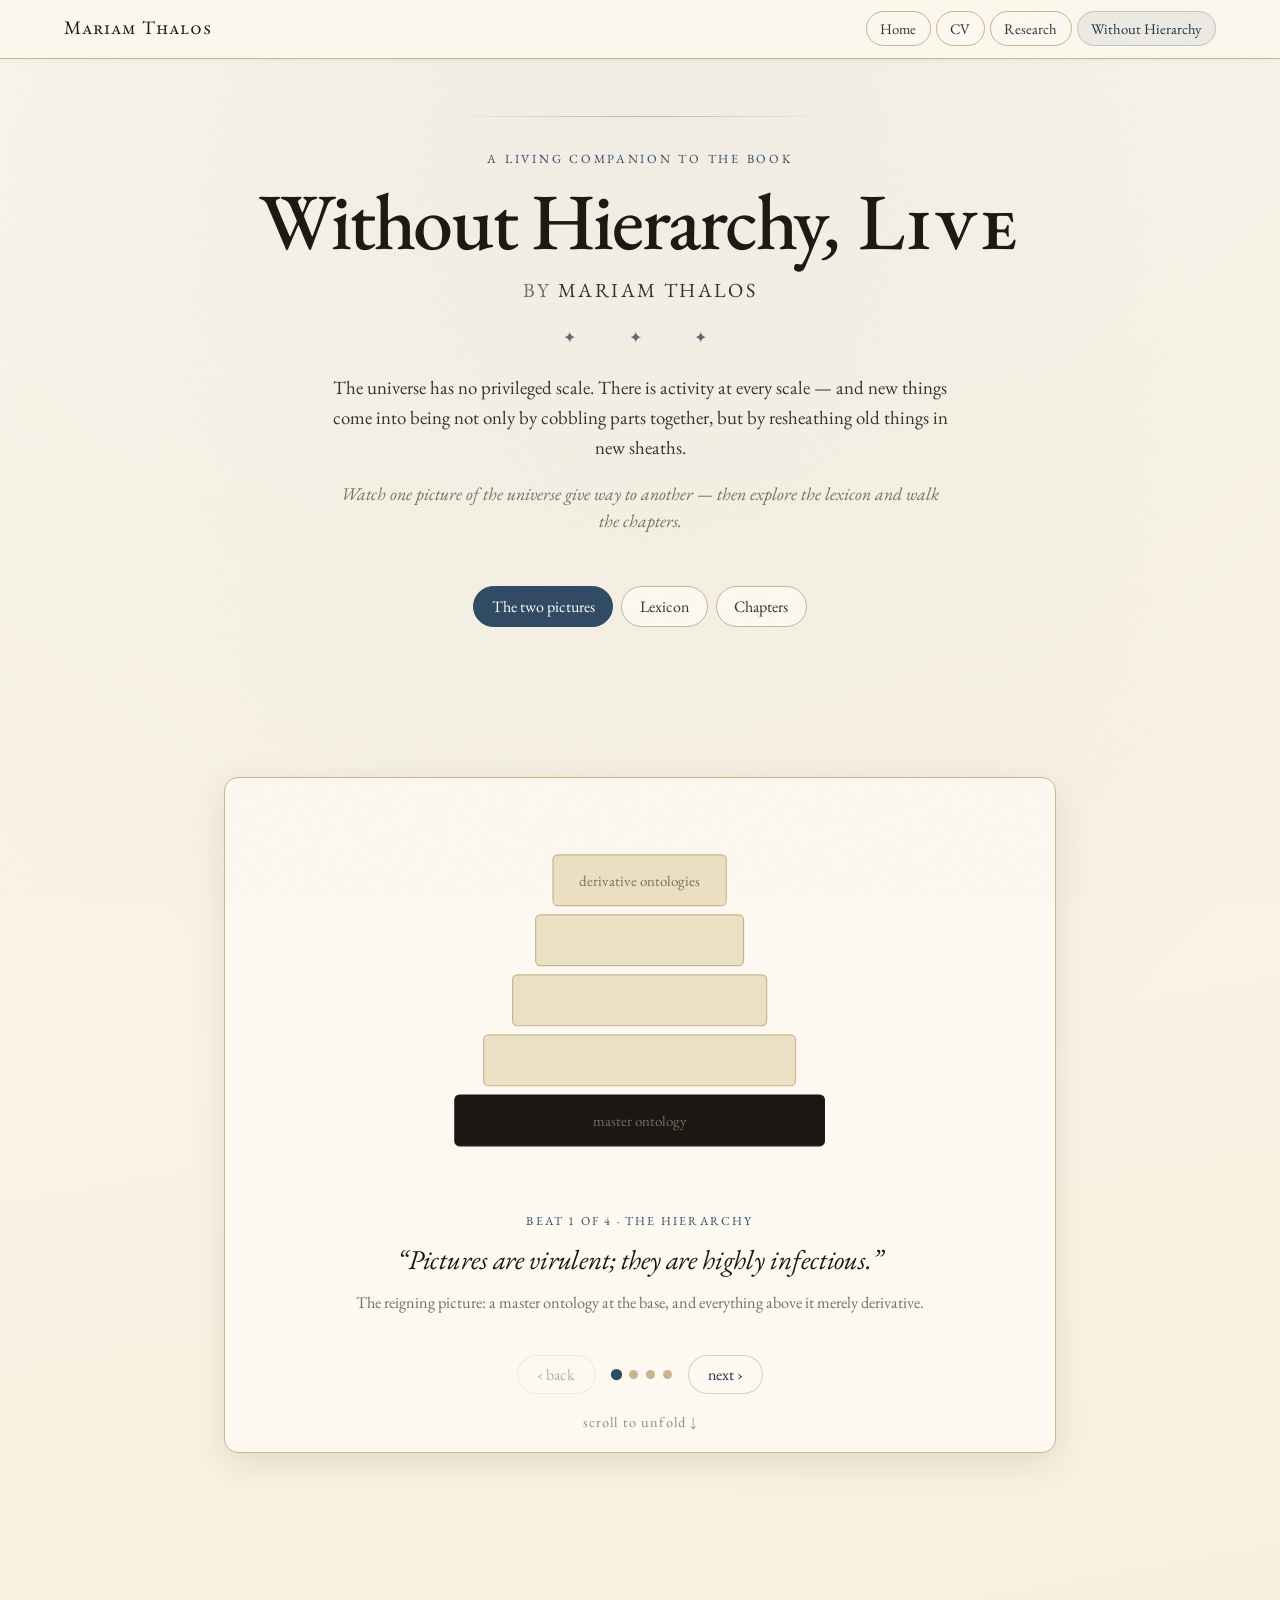
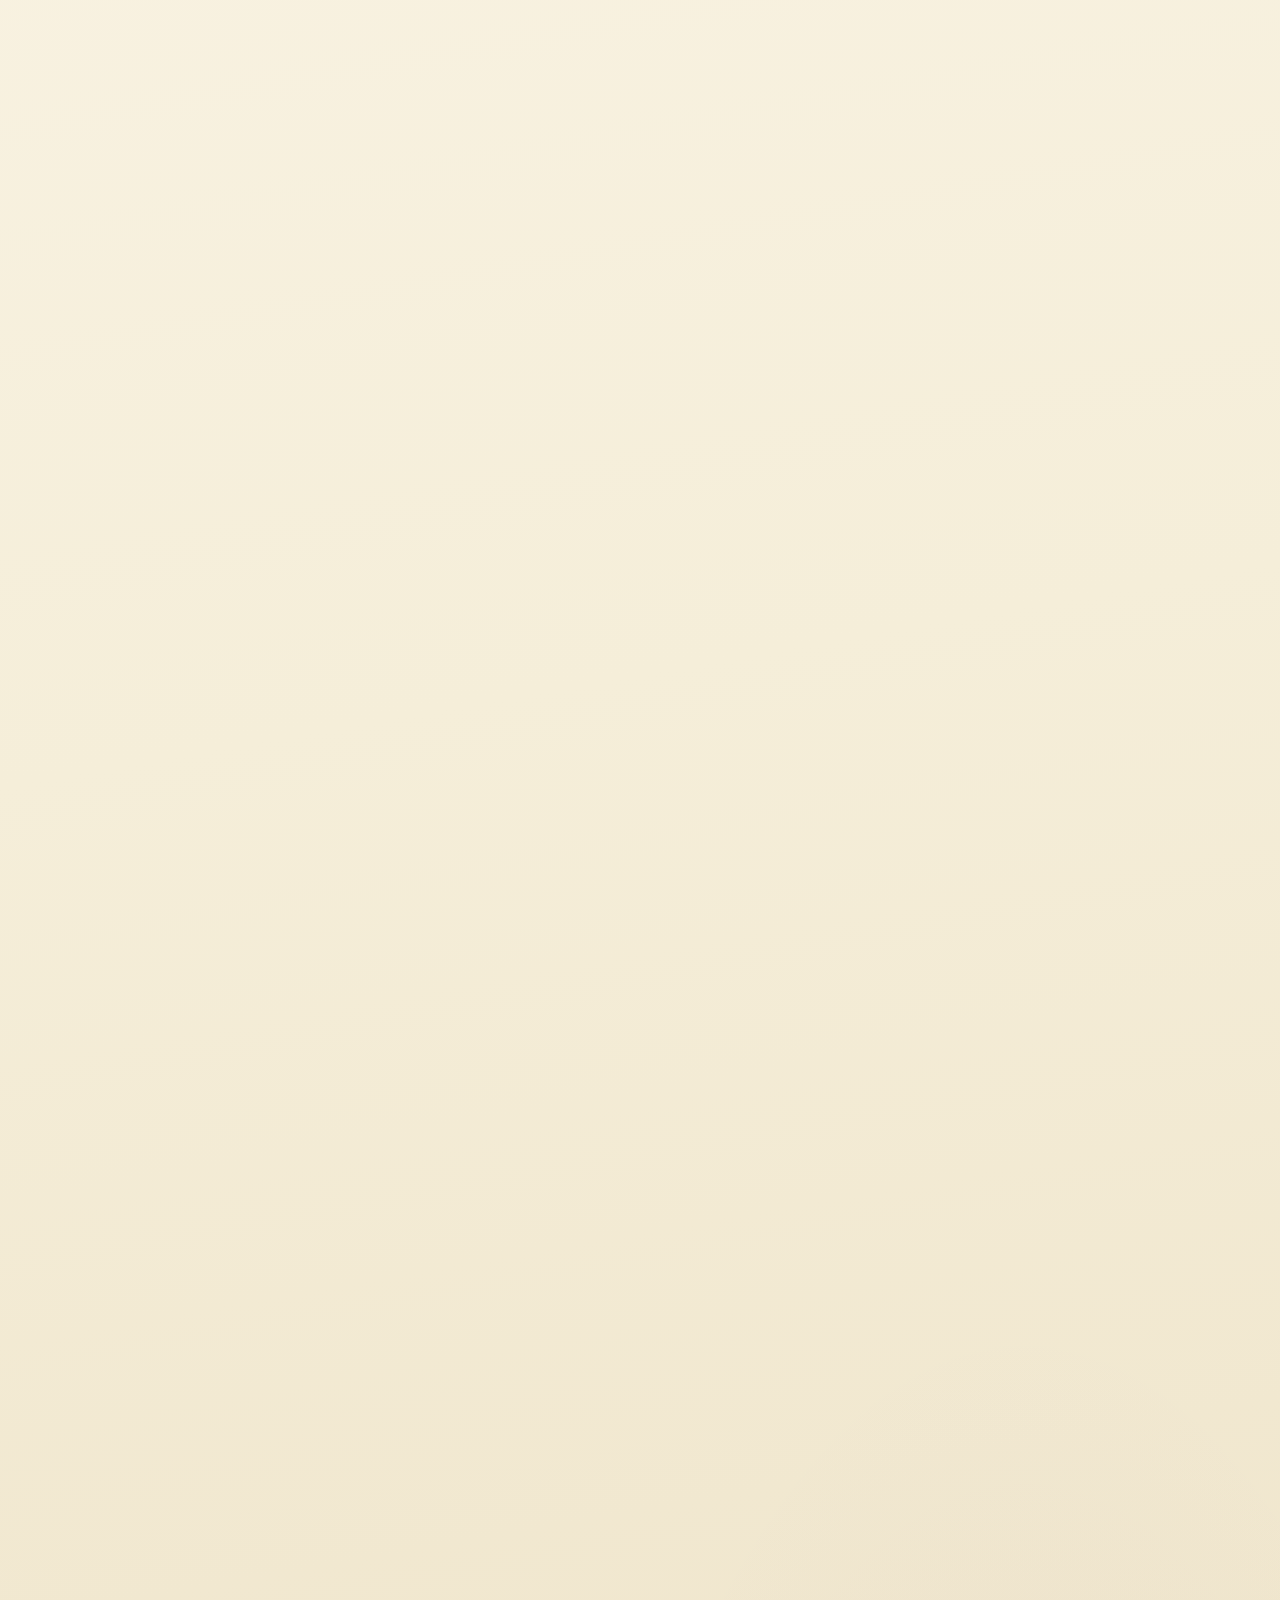
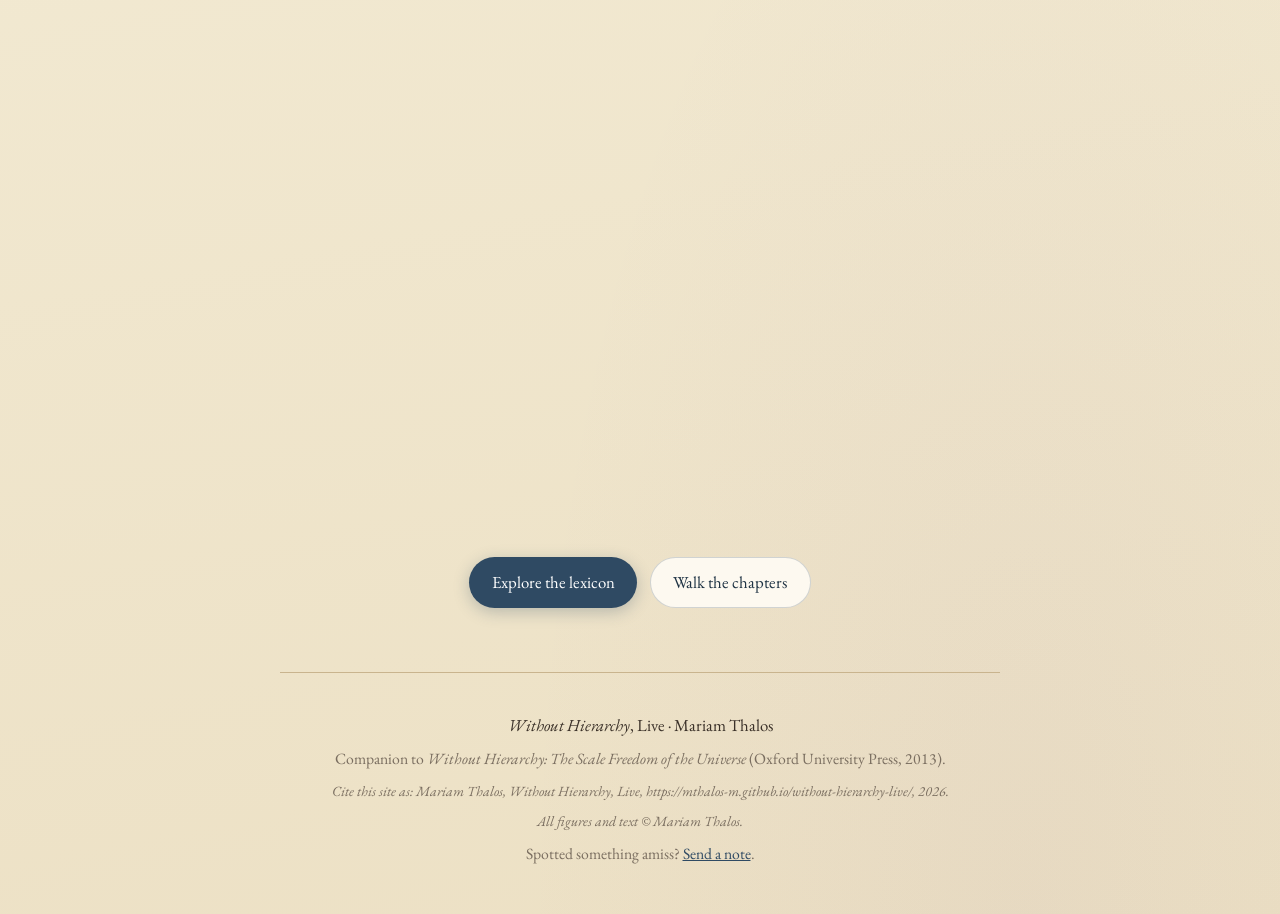
<file: index.html>
<!DOCTYPE html>
<html lang="en">
<head>
    <meta charset="UTF-8">
    <meta name="viewport" content="width=device-width, initial-scale=1.0">
    <title>Without Hierarchy, Live — companion to the book by Mariam Thalos</title>
    <meta name="description" content="A living companion to Without Hierarchy: The Scale Freedom of the Universe by Mariam Thalos. Watch the reductionist hierarchy dissolve into scale freedom, explore the book's lexicon, and walk its chapters.">

    <!-- ===== Social / Open Graph cards ===== -->
    <meta property="og:type" content="website">
    <meta property="og:site_name" content="Without Hierarchy, Live">
    <meta property="og:title" content="Without Hierarchy, Live">
    <meta property="og:url" content="https://mthalos-m.github.io/without-hierarchy-live/">
    <meta property="og:description" content="A living companion to Without Hierarchy: The Scale Freedom of the Universe by Mariam Thalos — watch one picture of the universe give way to another.">
    <meta name="twitter:card" content="summary_large_image">
    <meta name="twitter:title" content="Without Hierarchy, Live">
    <meta name="twitter:description" content="A living companion to Without Hierarchy by Mariam Thalos — watch one picture of the universe give way to another.">

    <link rel="preconnect" href="https://fonts.googleapis.com">
    <link rel="preconnect" href="https://fonts.gstatic.com" crossorigin>
    <link href="https://fonts.googleapis.com/css2?family=EB+Garamond:ital,wght@0,400;0,500;0,600;1,400;1,500&display=swap" rel="stylesheet">
    <link rel="stylesheet" href="style.css">
</head>

<body>

<!-- paper grain texture -->
<svg aria-hidden="true" focusable="false" style="position:fixed;inset:0;width:100%;height:100%;z-index:9998;pointer-events:none;opacity:0.035">
    <filter id="grain">
        <feTurbulence type="fractalNoise" baseFrequency="0.68" numOctaves="4" stitchTiles="stitch"/>
        <feColorMatrix type="saturate" values="0"/>
    </filter>
    <rect width="100%" height="100%" filter="url(#grain)"/>
</svg>

<a class="skip-link" href="#two-pictures">Skip to the animation</a>

<!-- ===== SITE MASTHEAD (presents as a page of mariamthalos.com) ===== -->
<div class="site-masthead">
    <div class="masthead-inner">
        <a class="masthead-brand" href="https://sites.google.com/site/mariamthalos/home">Mariam Thalos</a>
        <nav class="masthead-nav" aria-label="Main site">
            <a href="https://sites.google.com/site/mariamthalos/home">Home</a>
            <a href="https://sites.google.com/site/mariamthalos/mariams-cv">CV</a>
            <a href="https://sites.google.com/site/mariamthalos/published-papers">Research</a>
            <a class="active" href="index.html" aria-current="page">Without Hierarchy</a>
        </nav>
    </div>
</div>

<!-- ===== HEADER ===== -->
<header class="site-header">
    <p class="header-eyebrow">A living companion to the book</p>

    <h1 class="site-title"><em>Without Hierarchy</em>, <span class="live">Live</span></h1>

    <p class="site-author">by <span>Mariam Thalos</span></p>

    <p class="header-ornament">✦ &ensp; ✦ &ensp; ✦</p>

    <p class="header-credo">
        The universe has no privileged scale. There is activity at every scale — and new things
        come into being not only by cobbling parts together, but by resheathing old things in new sheaths.
    </p>

    <p class="site-tagline">
        Watch one picture of the universe give way to another — then explore the lexicon and walk the chapters.
    </p>
</header>

<!-- ===== SECTION NAV ===== -->
<nav class="section-nav" aria-label="Sections">
    <a class="active" href="index.html" aria-current="page">The two pictures</a>
    <a href="lexicon.html">Lexicon</a>
    <a href="chapters.html">Chapters</a>
</nav>

<!-- ===== TWO PICTURES — the hero essay ===== -->
<main id="two-pictures" class="two-pictures" data-step="0" aria-label="The two pictures of the universe">
    <div class="tp-track" id="tp-track">
      <div class="tp-sticky">
        <div class="tp-stage">
        <svg class="tp-figure" viewBox="0 0 680 340" role="img" aria-labelledby="tp-title tp-desc">
            <title id="tp-title">From hierarchy to scale freedom</title>
            <desc id="tp-desc">A stack of nested levels with a master ontology at its base transforms into a scatter of overlapping ovals, each pulsing with activity, and finally one oval is gathered into a sheath.</desc>

            <ellipse class="u-sheath" cx="318" cy="158" rx="162" ry="98"></ellipse>

            <g class="tp-unit" data-id="0">
                <rect class="u-rect u-rect-mid" x="-75" y="-22" width="150" height="44" rx="4"></rect>
                <text class="u-label u-label-deriv tp-figtext" x="0" y="5" text-anchor="middle" font-size="13">derivative ontologies</text>
                <ellipse class="u-oval" cx="0" cy="0" rx="64" ry="42" opacity="0"></ellipse>
                <circle class="u-pulse" cx="0" cy="0" r="6"></circle>
            </g>
            <g class="tp-unit" data-id="1">
                <rect class="u-rect u-rect-mid" x="-90" y="-22" width="180" height="44" rx="4"></rect>
                <ellipse class="u-oval" cx="0" cy="0" rx="64" ry="42" opacity="0"></ellipse>
                <circle class="u-pulse" cx="0" cy="0" r="6"></circle>
            </g>
            <g class="tp-unit" data-id="2">
                <rect class="u-rect u-rect-mid" x="-110" y="-22" width="220" height="44" rx="4"></rect>
                <ellipse class="u-oval" cx="0" cy="0" rx="64" ry="42" opacity="0"></ellipse>
                <circle class="u-pulse" cx="0" cy="0" r="6"></circle>
            </g>
            <g class="tp-unit" data-id="3">
                <rect class="u-rect u-rect-mid" x="-135" y="-22" width="270" height="44" rx="4"></rect>
                <ellipse class="u-oval" cx="0" cy="0" rx="64" ry="42" opacity="0"></ellipse>
                <circle class="u-pulse" cx="0" cy="0" r="6"></circle>
            </g>
            <g class="tp-unit" data-id="4">
                <rect class="u-rect u-rect-master" x="-160" y="-22" width="320" height="44" rx="4"></rect>
                <text class="u-label u-label-master tp-figtext" x="0" y="5" text-anchor="middle" font-size="13">master ontology</text>
                <ellipse class="u-oval" cx="0" cy="0" rx="64" ry="42" opacity="0"></ellipse>
                <circle class="u-pulse" cx="0" cy="0" r="6"></circle>
            </g>
        </svg>

        <div class="tp-caption">
            <p class="tp-beat" id="tp-beat">beat 1 of 4 · the hierarchy</p>
            <p class="tp-quote" id="tp-quote"></p>
            <p class="tp-gloss" id="tp-gloss"></p>
        </div>

        <div class="tp-controls">
            <button class="tp-btn" id="tp-prev" aria-label="Previous beat">‹ back</button>
            <div class="tp-dots" id="tp-dots" role="tablist" aria-label="Beats"></div>
            <button class="tp-btn" id="tp-next" aria-label="Next beat">next ›</button>
        </div>

        <p class="tp-scrollhint" id="tp-scrollhint" aria-hidden="true">scroll to unfold ↓</p>
        </div>
      </div>
    </div>

    <div class="tp-handoff">
        <a href="lexicon.html">Explore the lexicon</a>
        <a class="secondary" href="chapters.html">Walk the chapters</a>
    </div>
</main>

<!-- ===== FOOTER ===== -->
<footer class="site-footer">
    <p><em>Without Hierarchy</em>, Live · Mariam Thalos</p>
    <p>Companion to <em>Without Hierarchy: The Scale Freedom of the Universe</em> (Oxford University Press, 2013).</p>
    <p class="footer-citation">Cite this site as: Mariam Thalos, <em>Without Hierarchy</em>, Live, https://mthalos-m.github.io/without-hierarchy-live/, 2026.</p>
    <p class="footer-citation">All figures and text © Mariam Thalos.</p>
    <p>Spotted something amiss? <a href="mailto:m.thalos@gmail.com?subject=Without%20Hierarchy%20Live">Send a note</a>.</p>
</footer>

<script src="hero.js"></script>
</body>
</html>
</file>
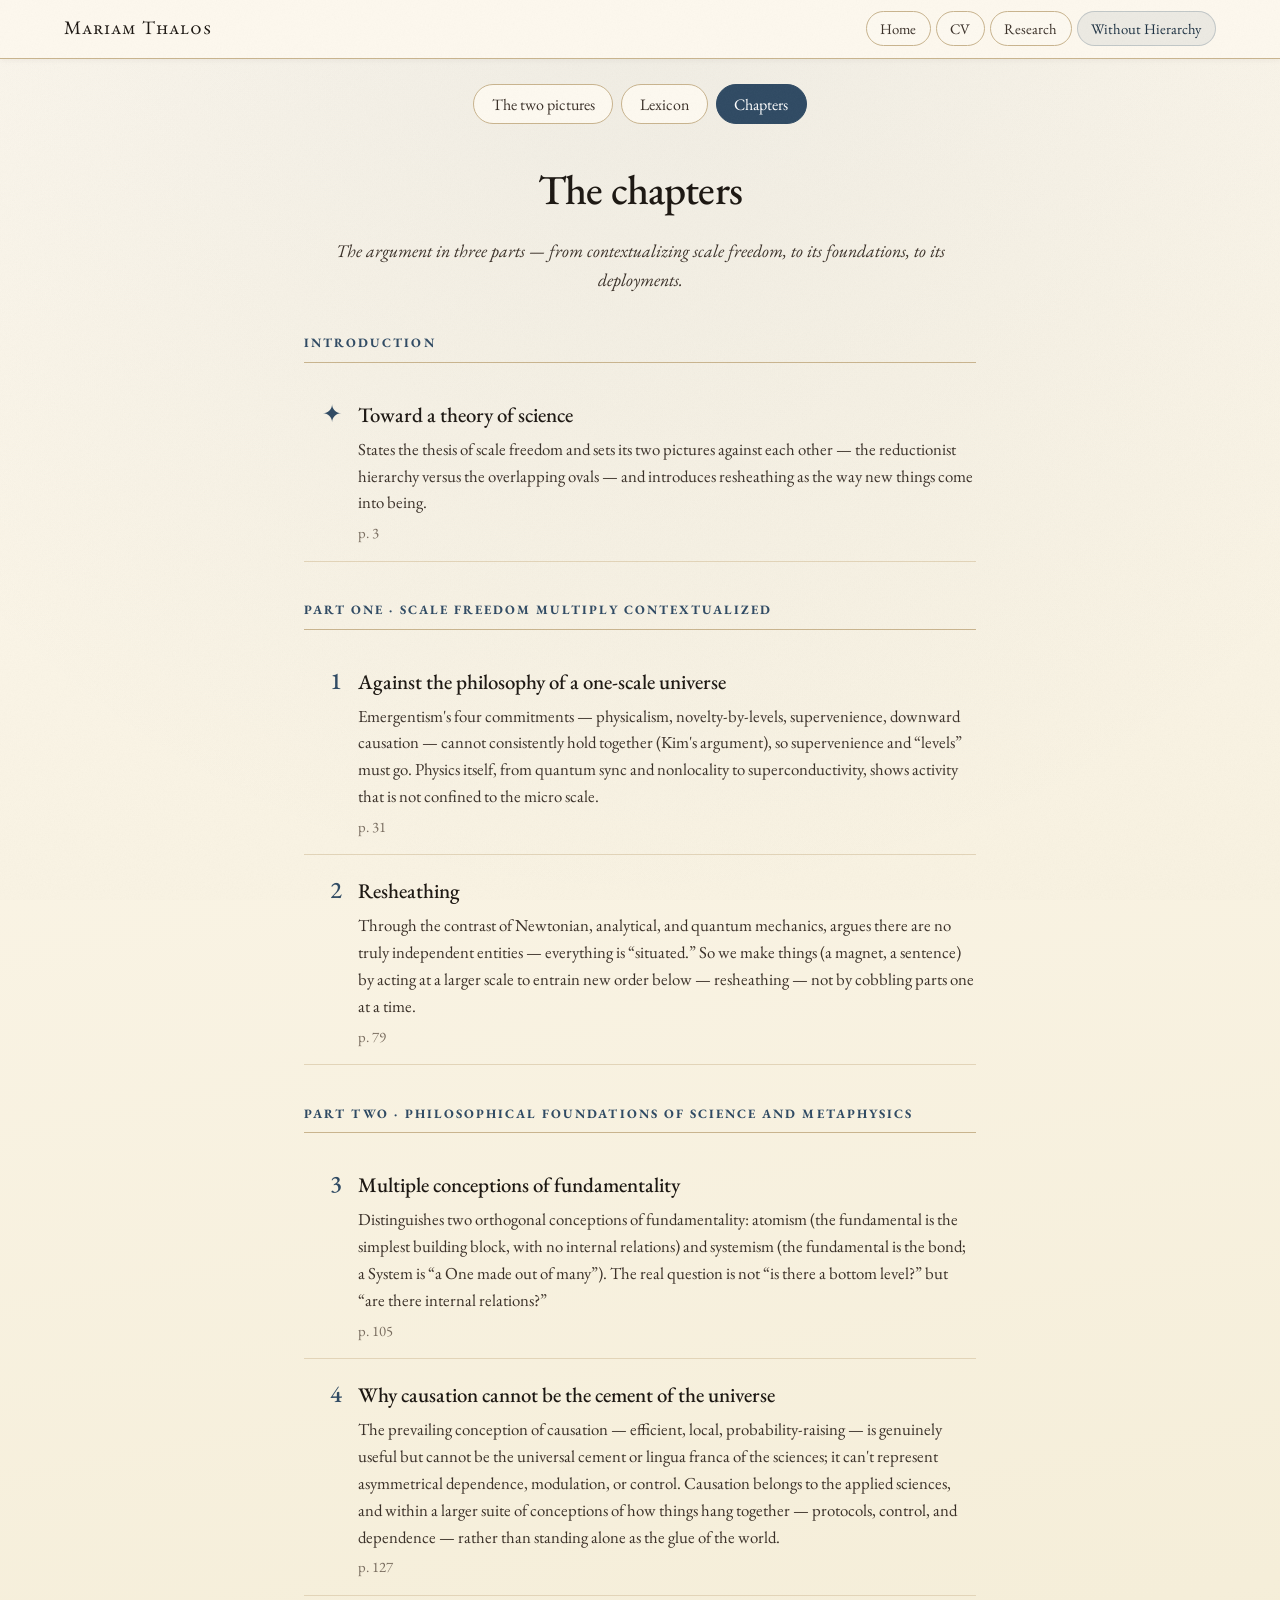
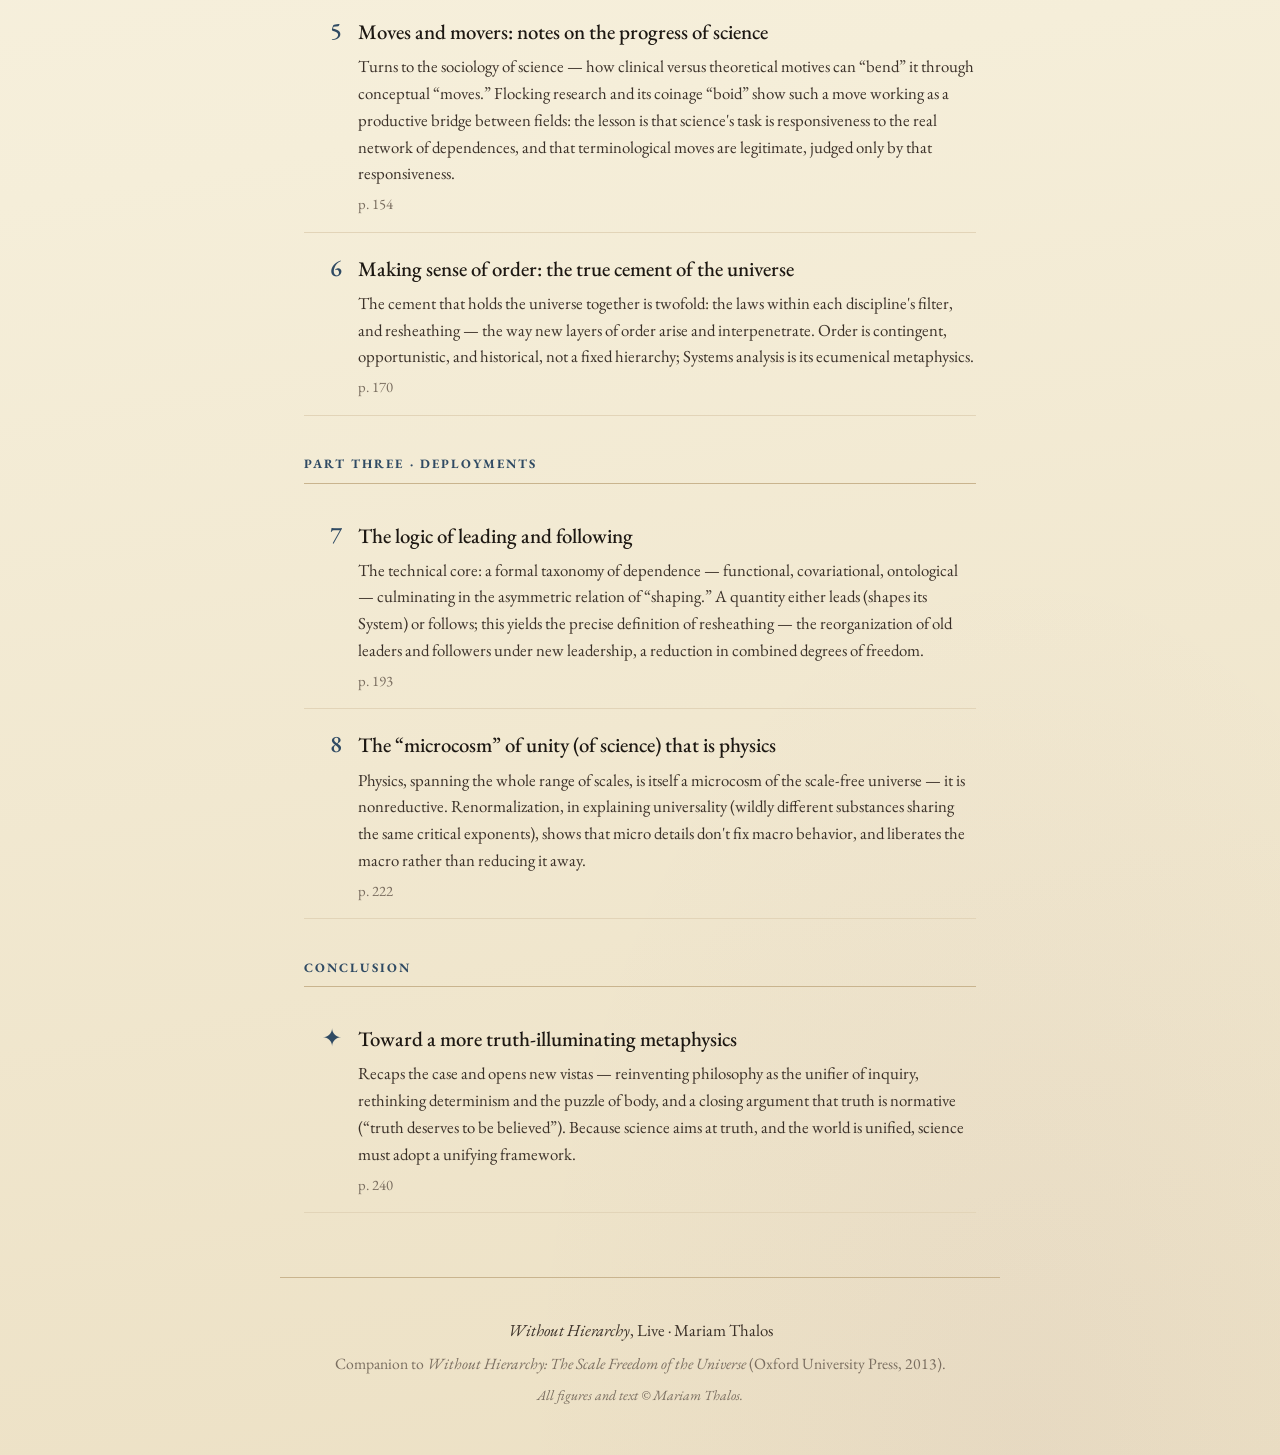
<file: chapters.html>
<!DOCTYPE html>
<html lang="en">
<head>
    <meta charset="UTF-8">
    <meta name="viewport" content="width=device-width, initial-scale=1.0">
    <title>Chapters — Without Hierarchy, Live</title>
    <meta name="description" content="The chapters of Without Hierarchy by Mariam Thalos, in three parts: scale freedom contextualized, the philosophical foundations, and the deployments.">
    <link rel="preconnect" href="https://fonts.googleapis.com">
    <link rel="preconnect" href="https://fonts.gstatic.com" crossorigin>
    <link href="https://fonts.googleapis.com/css2?family=EB+Garamond:ital,wght@0,400;0,500;0,600;1,400;1,500&display=swap" rel="stylesheet">
    <link rel="stylesheet" href="style.css">
</head>

<body>

<svg aria-hidden="true" focusable="false" style="position:fixed;inset:0;width:100%;height:100%;z-index:9998;pointer-events:none;opacity:0.035">
    <filter id="grain">
        <feTurbulence type="fractalNoise" baseFrequency="0.68" numOctaves="4" stitchTiles="stitch"/>
        <feColorMatrix type="saturate" values="0"/>
    </filter>
    <rect width="100%" height="100%" filter="url(#grain)"/>
</svg>

<a class="skip-link" href="#chapters">Skip to the chapters</a>

<div class="site-masthead">
    <div class="masthead-inner">
        <a class="masthead-brand" href="https://sites.google.com/site/mariamthalos/home">Mariam Thalos</a>
        <nav class="masthead-nav" aria-label="Main site">
            <a href="https://sites.google.com/site/mariamthalos/home">Home</a>
            <a href="https://sites.google.com/site/mariamthalos/mariams-cv">CV</a>
            <a href="https://sites.google.com/site/mariamthalos/published-papers">Research</a>
            <a class="active" href="index.html" aria-current="page">Without Hierarchy</a>
        </nav>
    </div>
</div>

<nav class="section-nav" aria-label="Sections" style="margin-top:1.6rem">
    <a href="index.html">The two pictures</a>
    <a href="lexicon.html">Lexicon</a>
    <a class="active" href="chapters.html" aria-current="page">Chapters</a>
</nav>

<section class="page-intro">
    <h2>The chapters</h2>
    <p>The argument in three parts — from contextualizing scale freedom, to its foundations, to its deployments.</p>
</section>

<main id="chapters" class="chapters-wrap" aria-label="Chapters by part"></main>

<footer class="site-footer">
    <p><em>Without Hierarchy</em>, Live · Mariam Thalos</p>
    <p>Companion to <em>Without Hierarchy: The Scale Freedom of the Universe</em> (Oxford University Press, 2013).</p>
    <p class="footer-citation">All figures and text © Mariam Thalos.</p>
</footer>

<script src="data.js"></script>
<script src="chapters.js"></script>
</body>
</html>
</file>
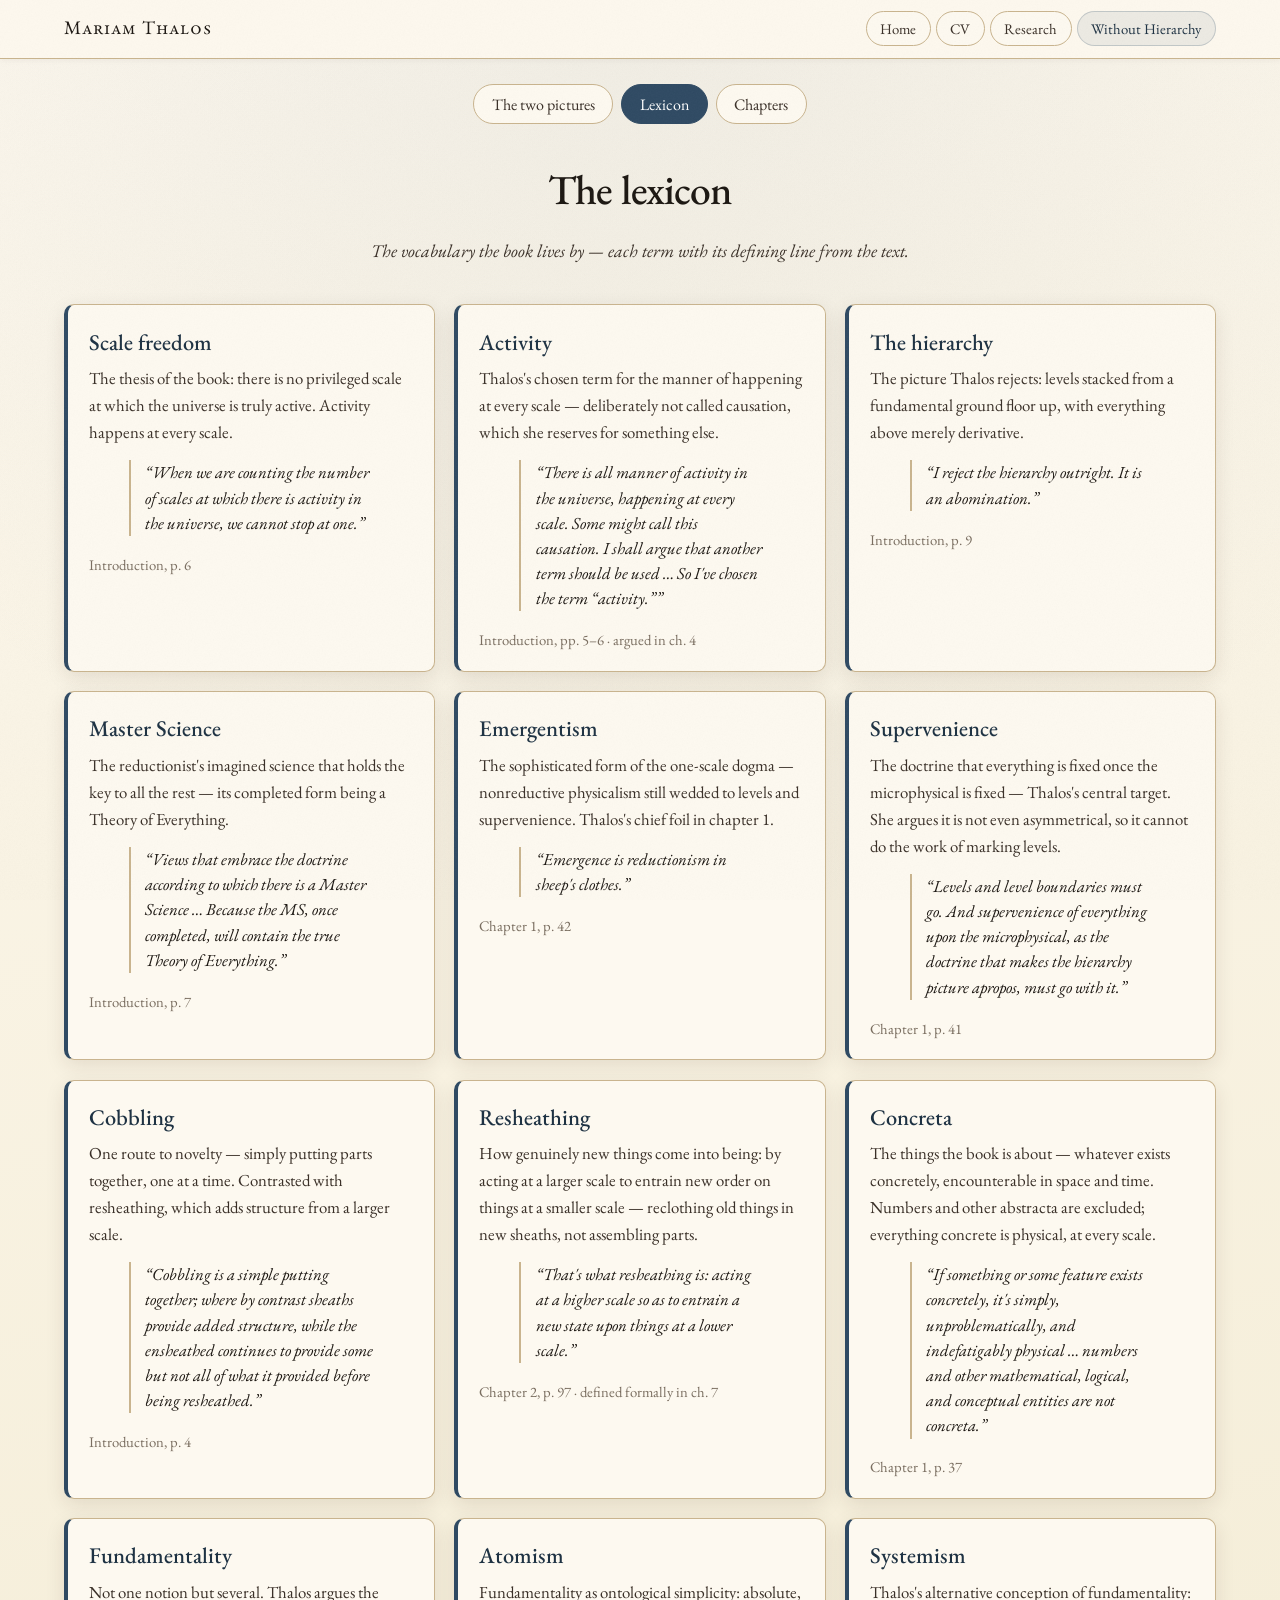
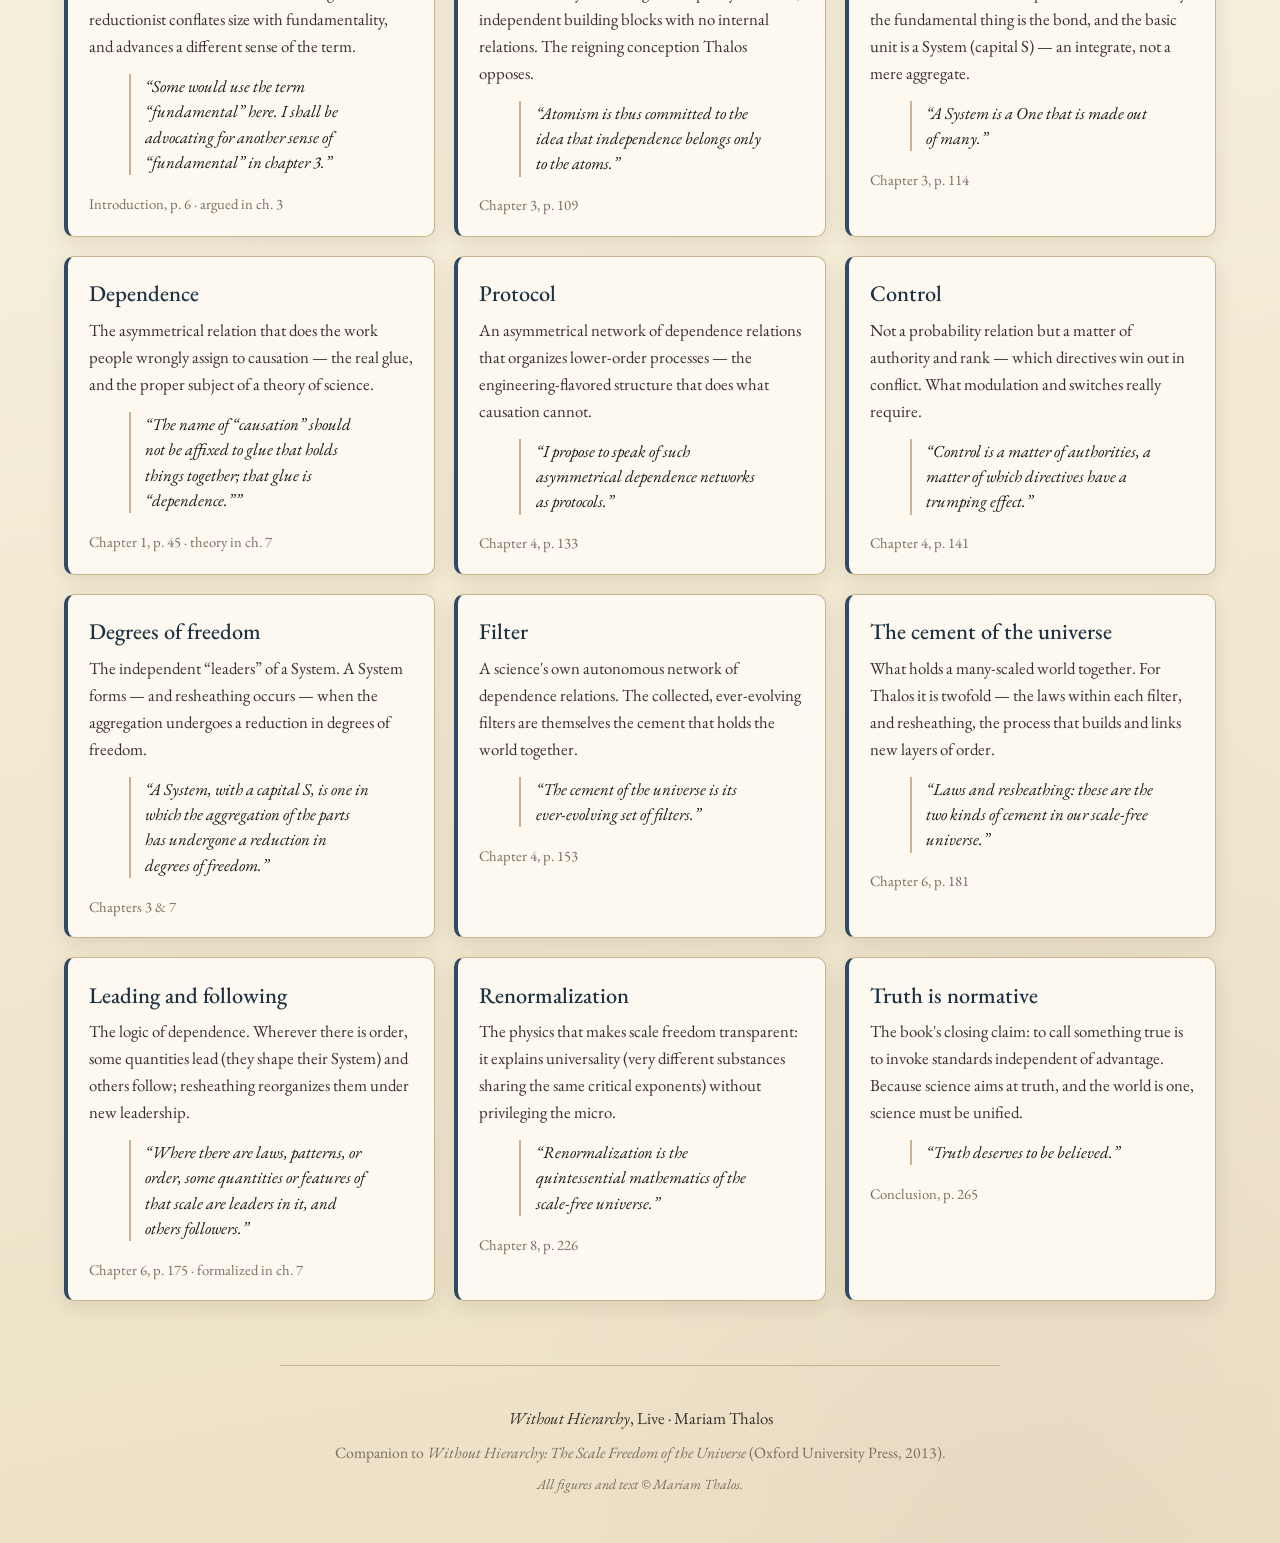
<file: lexicon.html>
<!DOCTYPE html>
<html lang="en">
<head>
    <meta charset="UTF-8">
    <meta name="viewport" content="width=device-width, initial-scale=1.0">
    <title>Lexicon — Without Hierarchy, Live</title>
    <meta name="description" content="A lexicon of the key terms in Without Hierarchy by Mariam Thalos: scale freedom, activity, resheathing, cobbling, the hierarchy, Master Science, fundamentality.">
    <link rel="preconnect" href="https://fonts.googleapis.com">
    <link rel="preconnect" href="https://fonts.gstatic.com" crossorigin>
    <link href="https://fonts.googleapis.com/css2?family=EB+Garamond:ital,wght@0,400;0,500;0,600;1,400;1,500&display=swap" rel="stylesheet">
    <link rel="stylesheet" href="style.css">
</head>

<body>

<svg aria-hidden="true" focusable="false" style="position:fixed;inset:0;width:100%;height:100%;z-index:9998;pointer-events:none;opacity:0.035">
    <filter id="grain">
        <feTurbulence type="fractalNoise" baseFrequency="0.68" numOctaves="4" stitchTiles="stitch"/>
        <feColorMatrix type="saturate" values="0"/>
    </filter>
    <rect width="100%" height="100%" filter="url(#grain)"/>
</svg>

<a class="skip-link" href="#lexicon">Skip to the lexicon</a>

<div class="site-masthead">
    <div class="masthead-inner">
        <a class="masthead-brand" href="https://sites.google.com/site/mariamthalos/home">Mariam Thalos</a>
        <nav class="masthead-nav" aria-label="Main site">
            <a href="https://sites.google.com/site/mariamthalos/home">Home</a>
            <a href="https://sites.google.com/site/mariamthalos/mariams-cv">CV</a>
            <a href="https://sites.google.com/site/mariamthalos/published-papers">Research</a>
            <a class="active" href="index.html" aria-current="page">Without Hierarchy</a>
        </nav>
    </div>
</div>

<nav class="section-nav" aria-label="Sections" style="margin-top:1.6rem">
    <a href="index.html">The two pictures</a>
    <a class="active" href="lexicon.html" aria-current="page">Lexicon</a>
    <a href="chapters.html">Chapters</a>
</nav>

<section class="page-intro">
    <h2>The lexicon</h2>
    <p>The vocabulary the book lives by — each term with its defining line from the text.</p>
</section>

<main id="lexicon" class="lexicon-grid" aria-label="Lexicon of key terms"></main>

<footer class="site-footer">
    <p><em>Without Hierarchy</em>, Live · Mariam Thalos</p>
    <p>Companion to <em>Without Hierarchy: The Scale Freedom of the Universe</em> (Oxford University Press, 2013).</p>
    <p class="footer-citation">All figures and text © Mariam Thalos.</p>
</footer>

<script src="data.js"></script>
<script src="lexicon.js"></script>
</body>
</html>
</file>
<file: style.css>
/* ============================================================
   Without Hierarchy, Live — shared stylesheet
   Companion to Reasoning in the Wild Live; same parchment/Garamond
   family, distinct slate-blue accent (cosmos / scale).
   ============================================================ */

/* ---------- design tokens ---------- */
:root {
    --paper:        #f5eed9;
    --paper-deep:   #ece0c4;
    --paper-light:  #fdf8ee;
    --ink:          #1c1712;
    --ink-soft:     #3a3028;
    --muted:        #7a6e60;
    --rule:         #c9b48e;
    --rule-light:   #e2d4b8;
    --card:         #fdf9f0;
    --card-hover:   #fffcf4;
    --shadow-sm:    rgba(50, 32, 12, 0.10);
    --shadow-md:    rgba(50, 32, 12, 0.18);
    --shadow-lg:    rgba(50, 32, 12, 0.28);

    /* accent palette — deep slate blue */
    --accent:       #2f4a63;
    --accent-mid:   #3c5d7a;
    --accent-dark:  #1e3243;
    --accent-bg:    rgba(47, 74, 99, 0.08);
    --accent-border:rgba(47, 74, 99, 0.22);

    /* part stripe colours */
    --p1: #2f4a63;   /* slate */
    --p2: #5a6b2a;   /* sage */
    --p3: #7a5010;   /* ochre */

    /* type */
    --font-body: "EB Garamond", Garamond, Georgia, "Times New Roman", serif;
    --font-ui:   "EB Garamond", Garamond, Georgia, serif;

    /* layout */
    --max-w: 1200px;
    --reading-w: 720px;
    --gutter: 1.5rem;
}

/* ---------- reset ---------- */
*, *::before, *::after { box-sizing: border-box; }
body, h1, h2, h3, p, figure, figcaption { margin: 0; }
img { display: block; max-width: 100%; }
a { color: inherit; }
button { font-family: var(--font-body); cursor: pointer; }

/* ---------- base ---------- */
body {
    font-family: var(--font-body);
    font-size: 1.05rem;
    line-height: 1.6;
    color: var(--ink);
    background-color: var(--paper);
    background-image:
        radial-gradient(ellipse 120% 50% at 50% 0%,   rgba(47,74,99,0.06) 0%, transparent 60%),
        radial-gradient(ellipse 80%  60% at 80% 100%, rgba(90,42,112,0.04) 0%, transparent 50%),
        linear-gradient(170deg, var(--paper-light) 0%, var(--paper) 55%, var(--paper-deep) 100%);
    min-height: 100vh;
}

/* ---------- skip link ---------- */
.skip-link {
    position: absolute;
    top: -3rem;
    left: 1rem;
    padding: 0.4rem 0.8rem;
    background: var(--accent);
    color: #fff;
    border-radius: 4px;
    font-size: 0.9rem;
    text-decoration: none;
    z-index: 9999;
    transition: top 150ms;
}
.skip-link:focus { top: 0.5rem; }

/* ============================================================
   SITE MASTHEAD — presents the site as a page of mariamthalos.com
   ============================================================ */
.site-masthead {
    width: 100%;
    background: var(--paper-light);
    border-bottom: 1px solid var(--rule);
    box-shadow: 0 1px 6px rgba(50, 32, 12, 0.06);
}
.masthead-inner {
    max-width: var(--max-w);
    margin: 0 auto;
    display: flex;
    align-items: center;
    justify-content: space-between;
    gap: 0.6rem 1.5rem;
    flex-wrap: wrap;
    padding: 0.7rem var(--gutter);
}
.masthead-brand {
    font-size: 1.2rem;
    font-variant: small-caps;
    letter-spacing: 0.05em;
    color: var(--ink);
    text-decoration: none;
    white-space: nowrap;
}
.masthead-brand:hover { color: var(--accent-dark); }
.masthead-nav {
    display: flex;
    flex-wrap: wrap;
    align-items: center;
    gap: 0.2rem 0.3rem;
}
.masthead-nav a {
    font-size: 0.92rem;
    color: var(--ink-soft);
    text-decoration: none;
    padding: 0.3rem 0.85rem;
    border: 1px solid var(--rule);
    border-radius: 999px;
    background: var(--card);
    white-space: nowrap;
    transition: background 150ms, color 150ms, border-color 150ms;
}
.masthead-nav a:hover {
    background: var(--accent-bg);
    color: var(--accent-dark);
    border-color: var(--accent);
}
.masthead-nav a.active {
    color: var(--accent-dark);
    background: var(--accent-bg);
    border-color: var(--accent-border);
}

/* ============================================================
   HEADER / HERO TEXT
   ============================================================ */
.site-header {
    max-width: var(--max-w);
    margin: 0 auto;
    padding: 3.6rem var(--gutter) 1.6rem;
    text-align: center;
    position: relative;
}
.site-header::before {
    content: "";
    display: block;
    width: min(380px, 70%);
    height: 1px;
    background: linear-gradient(90deg, transparent, var(--rule), transparent);
    margin: 0 auto 2rem;
}
.header-eyebrow {
    font-size: 0.78rem;
    letter-spacing: 0.22em;
    text-transform: uppercase;
    color: var(--accent);
    margin-bottom: 0.9rem;
}
.site-title {
    font-size: clamp(2.6rem, 6.5vw, 5rem);
    font-weight: 500;
    line-height: 0.95;
    letter-spacing: -0.03em;
    font-style: italic;
}
.site-title em { font-style: normal; }
.site-title .live {
    font-style: normal;
    font-variant: small-caps;
    letter-spacing: 0.02em;
}
.site-author {
    margin-top: 0.9rem;
    font-size: clamp(1rem, 2.2vw, 1.25rem);
    letter-spacing: 0.12em;
    text-transform: uppercase;
    font-variant: small-caps;
    color: var(--muted);
}
.site-author span { color: var(--ink-soft); font-variant: small-caps; }
.header-ornament {
    margin: 1.2rem auto 0;
    color: var(--accent-dark);
    font-size: 1rem;
    letter-spacing: 0.6rem;
    opacity: 0.7;
}
.header-credo {
    max-width: 640px;
    margin: 1.4rem auto 0;
    font-size: 1.18rem;
    color: var(--ink-soft);
    line-height: 1.6;
}
.site-tagline {
    max-width: 600px;
    margin: 1.1rem auto 0;
    font-size: 1.12rem;
    font-style: italic;
    color: var(--muted);
    line-height: 1.5;
}

/* ============================================================
   SECTION NAV (Home / Lexicon / Chapters)
   ============================================================ */
.section-nav {
    display: flex;
    justify-content: center;
    flex-wrap: wrap;
    gap: 0.4rem 0.5rem;
    max-width: var(--max-w);
    margin: 1.6rem auto 0;
    padding: 0 var(--gutter);
}
.section-nav a {
    font-size: 1rem;
    color: var(--ink-soft);
    text-decoration: none;
    padding: 0.4rem 1.1rem;
    border: 1px solid var(--rule);
    border-radius: 999px;
    background: var(--card);
    transition: background 150ms, color 150ms, border-color 150ms;
}
.section-nav a:hover {
    background: var(--accent-bg);
    color: var(--accent-dark);
    border-color: var(--accent);
}
.section-nav a.active {
    color: #fff;
    background: var(--accent);
    border-color: var(--accent);
}

/* ============================================================
   TWO PICTURES — the hero essay
   ============================================================ */
.two-pictures {
    max-width: 880px;
    margin: 2.4rem auto 0;
    padding: 0 var(--gutter);
}
.tp-stage {
    background: var(--card);
    border: 1px solid var(--rule);
    border-radius: 14px;
    box-shadow: 0 10px 34px var(--shadow-sm);
    padding: 1.6rem 1.4rem 1.2rem;
}
.tp-figure { width: 100%; height: auto; display: block; }

/* scroll-driven track: a tall scroll region with a pinned stage.
   Enabled by JS (.tp-scrolly) only when motion is allowed; otherwise the
   stage sits in normal flow and the buttons/dots drive the beats. */
.tp-track { position: relative; }
.tp-track.tp-scrolly { height: 340vh; }
.tp-track.tp-scrolly .tp-sticky {
    position: sticky;
    top: 0;
    min-height: 100vh;
    display: flex;
    align-items: center;
    justify-content: center;
}
.tp-track.tp-scrolly .tp-stage { width: 100%; }

.tp-scrollhint {
    text-align: center;
    margin: 1rem 0 0;
    font-size: 0.9rem;
    letter-spacing: 0.08em;
    color: var(--muted);
    opacity: 0;
    transition: opacity 400ms;
    pointer-events: none;
}
.tp-track.tp-scrolly .tp-scrollhint.show { opacity: 0.8; }
@media (prefers-reduced-motion: reduce) {
    .tp-scrollhint { transition: none; }
}

.tp-caption {
    text-align: center;
    max-width: 620px;
    margin: 1rem auto 0;
    min-height: 7.5rem;
}
.tp-beat {
    font-size: 0.76rem;
    letter-spacing: 0.18em;
    text-transform: uppercase;
    color: var(--accent);
    margin-bottom: 0.6rem;
}
.tp-quote {
    font-size: clamp(1.25rem, 2.6vw, 1.7rem);
    line-height: 1.4;
    color: var(--ink);
    font-style: italic;
}
.tp-gloss {
    margin-top: 0.7rem;
    font-size: 1.02rem;
    color: var(--muted);
    line-height: 1.55;
}

/* controls */
.tp-controls {
    display: flex;
    align-items: center;
    justify-content: center;
    gap: 1rem;
    margin-top: 1.4rem;
}
.tp-btn {
    display: inline-flex;
    align-items: center;
    gap: 0.4rem;
    padding: 0.5rem 1.2rem;
    font-size: 1rem;
    font-family: var(--font-ui);
    color: var(--accent-dark);
    background: var(--card);
    border: 1px solid var(--accent-border);
    border-radius: 999px;
    transition: background 150ms, border-color 150ms, opacity 150ms;
}
.tp-btn:hover:not(:disabled) { background: var(--accent-bg); border-color: var(--accent); }
.tp-btn:disabled { opacity: 0.35; cursor: default; }
.tp-dots { display: flex; gap: 0.5rem; }
.tp-dot {
    width: 9px; height: 9px;
    border-radius: 50%;
    background: var(--rule);
    border: none; padding: 0;
    transition: background 200ms, transform 200ms;
}
.tp-dot.active { background: var(--accent); transform: scale(1.25); }

/* SVG element styling, driven by data-step on .two-pictures */
.tp-unit { transition: transform 900ms cubic-bezier(.4,0,.2,1), opacity 600ms; }
.tp-unit .u-rect, .tp-unit .u-label { transition: opacity 500ms; }
.tp-unit .u-oval { transition: opacity 700ms; }
.u-rect-mid { fill: var(--paper-deep); stroke: var(--rule); stroke-width: 1; }
.u-rect-master { fill: var(--ink); stroke: var(--ink); }
.u-label-deriv { fill: var(--ink-soft); }
.u-label-master { fill: var(--paper-light); }
.u-oval { fill: var(--accent); fill-opacity: 0.16; stroke: var(--accent); stroke-width: 1.5; }
.u-pulse { fill: var(--accent); transform-box: fill-box; transform-origin: center; opacity: 0; }
.u-sheath { fill: none; stroke: var(--accent); stroke-width: 2; stroke-dasharray: 7 6; opacity: 0; transition: opacity 700ms; }
.tp-figtext { fill: var(--muted); font-family: var(--font-ui); }

@keyframes tp-pulse { 0%,100% { opacity: 0.3; } 50% { opacity: 0.85; } }
.two-pictures[data-step="2"] .u-pulse,
.two-pictures[data-step="3"] .u-pulse { animation: tp-pulse 2.4s ease-in-out infinite; }

@media (prefers-reduced-motion: reduce) {
    .tp-unit, .tp-unit .u-rect, .tp-unit .u-oval, .u-sheath { transition: none; }
    .two-pictures[data-step] .u-pulse { animation: none; opacity: 0.7; }
}

/* hand-off links under the essay */
.tp-handoff {
    display: flex;
    justify-content: center;
    flex-wrap: wrap;
    gap: 0.8rem;
    margin: 2rem auto 0;
}
.tp-handoff a {
    display: inline-flex;
    align-items: center;
    gap: 0.45rem;
    padding: 0.7rem 1.4rem;
    text-decoration: none;
    font-size: 1.05rem;
    color: #fff;
    background: var(--accent);
    border-radius: 999px;
    box-shadow: 0 4px 16px rgba(47,74,99,0.28);
    transition: background 150ms, transform 120ms;
}
.tp-handoff a.secondary {
    color: var(--accent-dark);
    background: var(--card);
    border: 1px solid var(--accent-border);
    box-shadow: none;
}
.tp-handoff a:hover { transform: translateY(-1px); background: var(--accent-mid); }
.tp-handoff a.secondary:hover { background: var(--accent-bg); }

/* ============================================================
   READING SECTIONS (lexicon, chapters)
   ============================================================ */
.page-intro {
    max-width: var(--reading-w);
    margin: 2rem auto 0;
    padding: 0 var(--gutter);
    text-align: center;
}
.page-intro h2 {
    font-size: clamp(1.8rem, 4vw, 2.6rem);
    font-weight: 500;
    letter-spacing: -0.02em;
}
.page-intro p {
    margin-top: 0.9rem;
    font-size: 1.12rem;
    color: var(--ink-soft);
    font-style: italic;
}

/* lexicon grid */
.lexicon-grid {
    max-width: var(--max-w);
    margin: 2.4rem auto 0;
    padding: 0 var(--gutter);
    display: grid;
    grid-template-columns: repeat(auto-fill, minmax(300px, 1fr));
    gap: 1.2rem;
}
.term-card {
    background: var(--card);
    border: 1px solid var(--rule);
    border-left: 4px solid var(--accent);
    border-radius: 10px;
    padding: 1.2rem 1.3rem;
    box-shadow: 0 6px 20px var(--shadow-sm);
    transition: transform 150ms, box-shadow 150ms;
}
.term-card:hover { transform: translateY(-2px); box-shadow: 0 10px 28px var(--shadow-md); }
.term-name {
    font-size: 1.4rem;
    font-weight: 500;
    color: var(--accent-dark);
}
.term-gloss { margin-top: 0.3rem; color: var(--ink-soft); }
.term-quote {
    margin-top: 0.9rem;
    padding-left: 0.9rem;
    border-left: 2px solid var(--rule);
    font-style: italic;
    color: var(--ink);
    line-height: 1.5;
}
.term-source {
    margin-top: 0.8rem;
    font-size: 0.92rem;
    color: var(--muted);
}
.term-source a { color: var(--accent); text-decoration: none; }
.term-source a:hover { text-decoration: underline; }

/* chapters */
.chapters-wrap {
    max-width: var(--reading-w);
    margin: 2.4rem auto 0;
    padding: 0 var(--gutter);
}
.part-block { margin-top: 2.4rem; }
.part-block:first-child { margin-top: 0; }
.part-label {
    font-size: 0.8rem;
    letter-spacing: 0.16em;
    text-transform: uppercase;
    color: var(--accent);
    border-bottom: 1px solid var(--rule);
    padding-bottom: 0.5rem;
    margin-bottom: 1rem;
}
.chapter-row {
    display: flex;
    gap: 1rem;
    padding: 1rem 0;
    border-bottom: 1px solid var(--rule-light);
    align-items: baseline;
}
.chapter-num {
    flex: 0 0 2.4rem;
    font-size: 1.5rem;
    color: var(--accent);
    font-weight: 500;
    text-align: right;
}
.chapter-body h3 {
    font-size: 1.3rem;
    font-weight: 500;
    color: var(--ink);
}
.chapter-thesis { margin-top: 0.3rem; color: var(--ink-soft); }
.chapter-page { margin-top: 0.3rem; font-size: 0.92rem; color: var(--muted); }

/* ============================================================
   FOOTER
   ============================================================ */
.site-footer {
    max-width: var(--reading-w);
    margin: 4rem auto 0;
    padding: 2.4rem var(--gutter) 3rem;
    text-align: center;
    color: var(--muted);
    font-size: 0.98rem;
    border-top: 1px solid var(--rule);
}
.site-footer p { margin-top: 0.5rem; }
.site-footer p:first-child { margin-top: 0; color: var(--ink-soft); font-size: 1.05rem; }
.footer-citation { font-size: 0.88rem; font-style: italic; }
.site-footer a { color: var(--accent); }

/* ============================================================
   RESPONSIVE
   ============================================================ */
@media (max-width: 560px) {
    .tp-stage { padding: 1rem 0.8rem; }
    .tp-quote { font-size: 1.2rem; }
    .chapter-num { flex-basis: 1.8rem; font-size: 1.2rem; }
}
</file>
